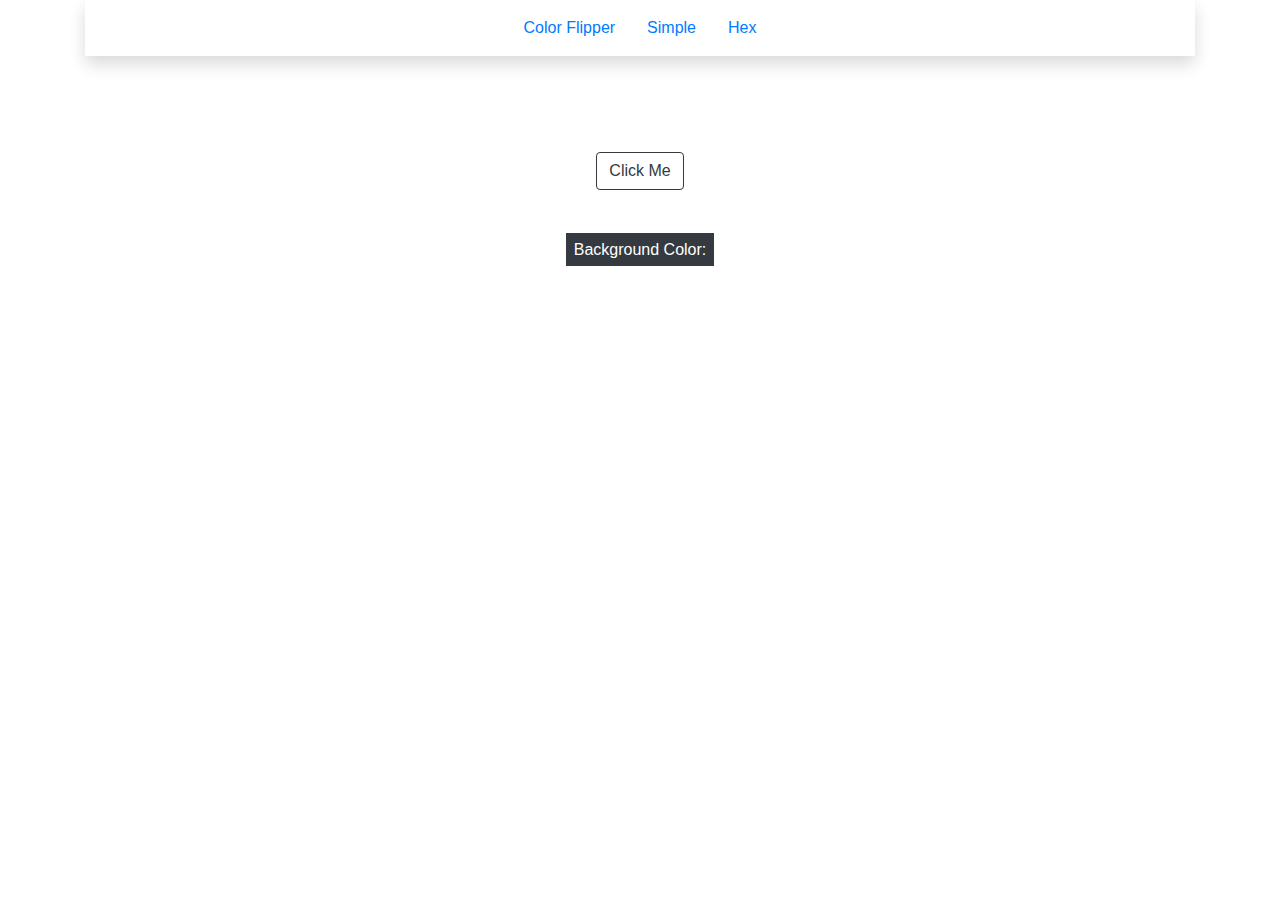
<file: colorfliper/index.html>
<!DOCTYPE html>
<html lang="en">
<head>
    <meta charset="UTF-8">
    <meta http-equiv="X-UA-Compatible" content="IE=edge">
    <meta name="viewport" content="width=device-width, initial-scale=1.0">
    <title>Color Flipper||SIMPLE</title>
    <link rel="stylesheet" href="./styles.css">
    <link rel="stylesheet" href="./bootstrap/dist/css/bootstrap.min.css">
    
</head>
<body class=" container ">
    <nav class="nav justify-content-center bg-white shadow p-2">
        <a class="nav-link text-left  active" href="./index.html">Color Flipper</a>
       <div class="text-right nav justify-content-center">
           <a class="nav-link " href="./index.html">Simple</a>
        <a class="nav-link" href="./hex.html">Hex</a>
       </div>
        
      </nav>

   <section class=" text-center m-5 ">
    <button name="" id="indexsimple" class="btn btn-outline-dark m-5">Click Me</button>

    <div class="text-white" ><span class="bg-dark  p-2">Background Color:<span class="colors"></span></span></div>
   </section>
    

   <footer>
    <script src="./app.js"></script>
   </footer>
</body>
</html>
</file>
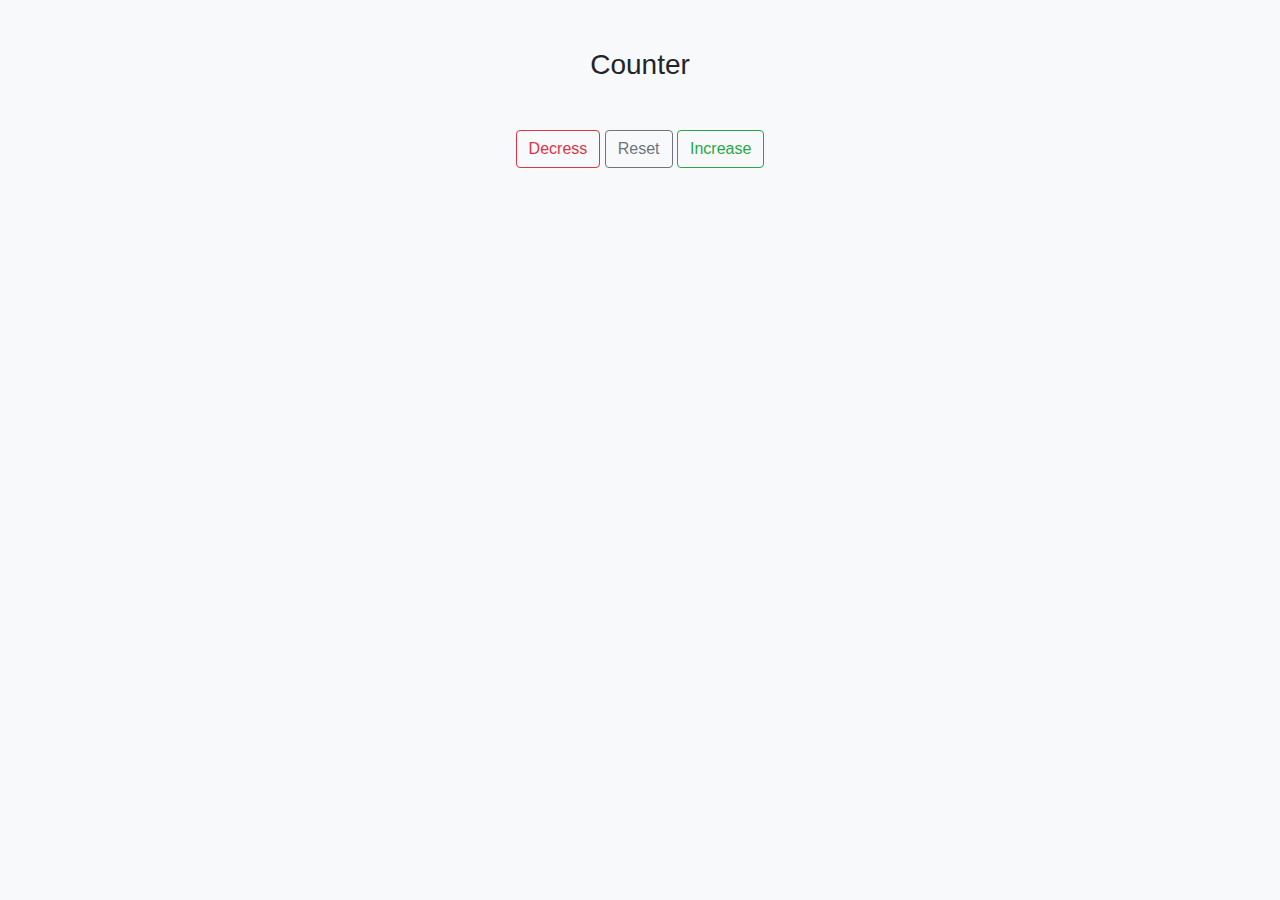
<file: counter/index.html>
<!DOCTYPE html>
<html lang="en">
<head>
    <meta charset="UTF-8">
    <meta http-equiv="X-UA-Compatible" content="IE=edge">
    <meta name="viewport" content="width=device-width, initial-scale=1.0">
    <title>Counter Application</title>
    <link rel="stylesheet" href="styles.css">
    <link rel="stylesheet" href="../colorfliper/bootstrap/dist/css/bootstrap.min.css">
</head>
<body class="container bg-light">
    <div class=" m-5 text-center ">
        <h3>Counter</h3>
        <h4 class="denger green nutral"><span id="counter"></span></h4>
    </div>
    <div class="  text-center ">
        <button id="decress" class="btn btn-outline-danger decress">Decress</button>
        <button id="reset" class="btn btn-outline-secondary reset">Reset</button>
        <button id="increase" class="btn btn-outline-success increase">Increase</button>
    </div>
    
</body>


<footer><script src="./app.js"></script></footer>
</html>
</file>
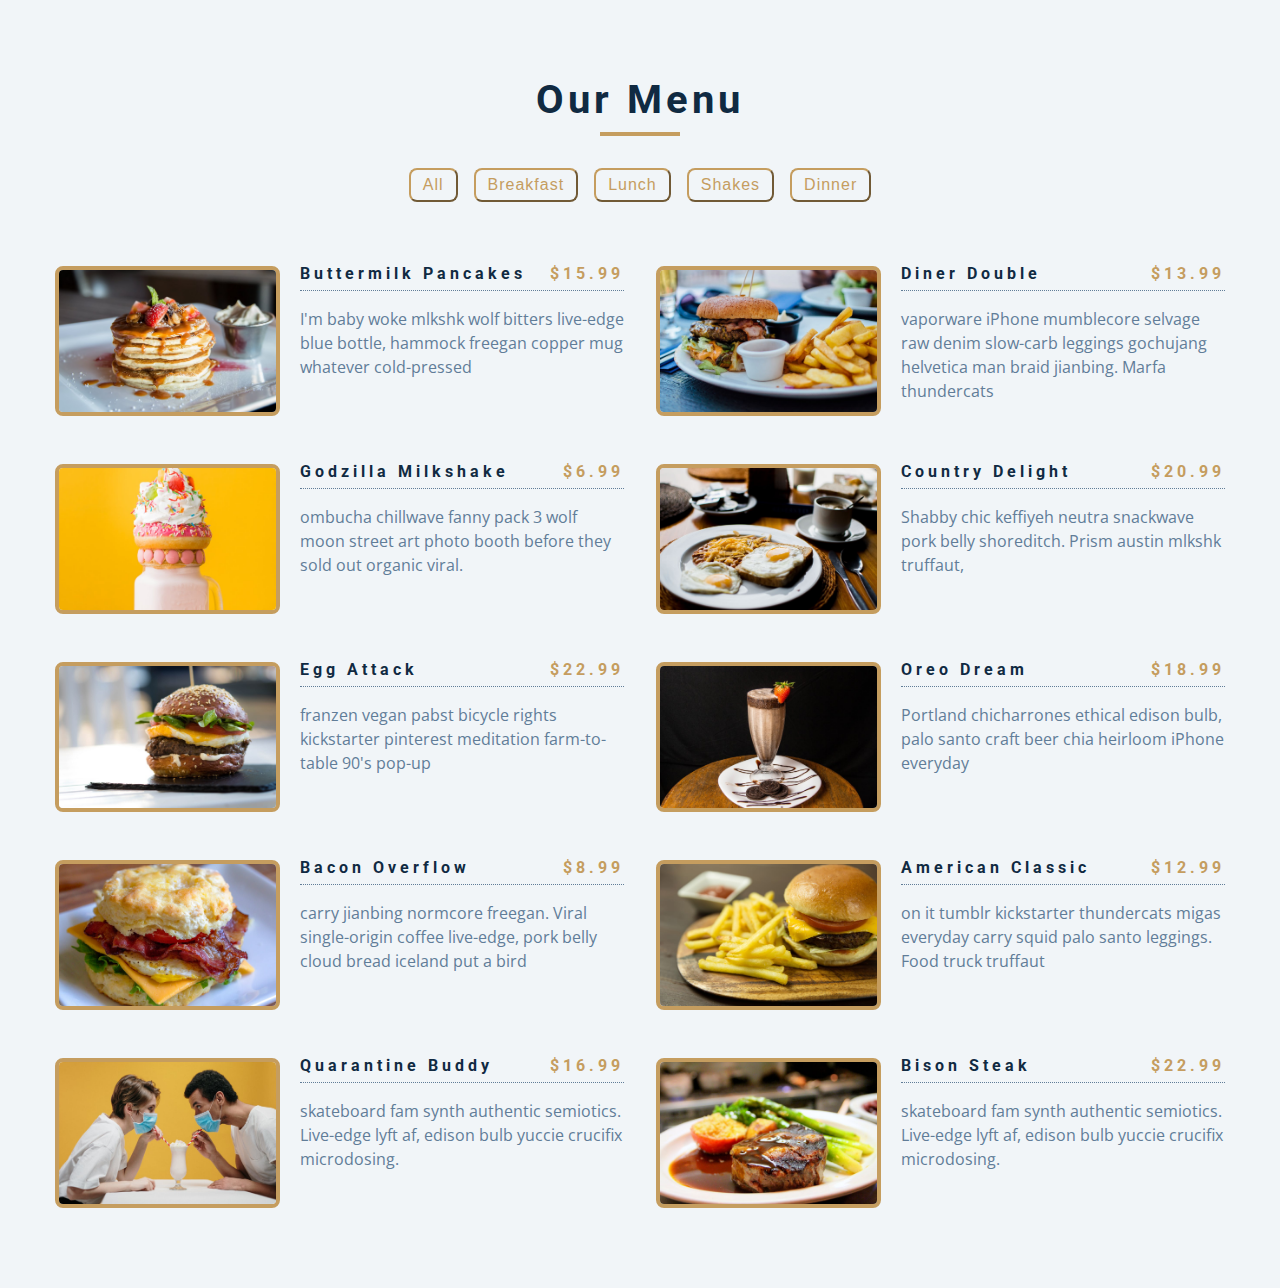
<file: MenuRecipe/index.html>
<!DOCTYPE html>
<html lang="en">
  <head>
    <meta charset="UTF-8" />
    <meta name="viewport" content="width=device-width, initial-scale=1.0" />
    <title>Menu</title>
    <!-- font-awesome -->
    <link
      rel="stylesheet"
      href="https://cdnjs.cloudflare.com/ajax/libs/font-awesome/5.14.0/css/all.min.css"
    />
    <!-- styles -->
    <link rel="stylesheet" href="style.css" />
  </head>
  <body>
    <section class="menu">
      <!-- title -->
      <div class="title">
        <h2>our menu</h2>
        <div class="underline"></div>
      </div>
      <!-- filter buttons -->
      <div class="btn-container">
         <!-- <button type="button" class="filter-btn" data-id="all">all</button>
        <button type="button" class="filter-btn" data-id="breakfast">
          breakfast
        </button>
        <button type="button" class="filter-btn" data-id="lunch">lunch</button>
        <button type="button" class="filter-btn" data-id="shakes">
          shakes
        </button>  -->
      </div>
      <!-- menu items -->
      <div class="section-center">
        <!-- single item -->
        <!-- <article class="menu-item">
          <img src="./images/item-1.jpeg" alt="menu item" class="photo" />
          <div class="item-info">
            <header>
              <h4>buttermilk pancakes</h4>
              <h4 class="price">$15</h4>
            </header>
            <p class="item-text">
              Lorem ipsum dolor sit amet consectetur adipisicing elit.
              Repudiandae, sint quam. Et reprehenderit fugiat nesciunt inventore
              laboriosam excepturi! Quo, officia.
            </p>
          </div>
        </article> -->
        <!-- end of single item -->
        
      </div>
    </section>
    <!-- javascript -->
    <script src="app.js"></script>
  </body>
</html>
</file>
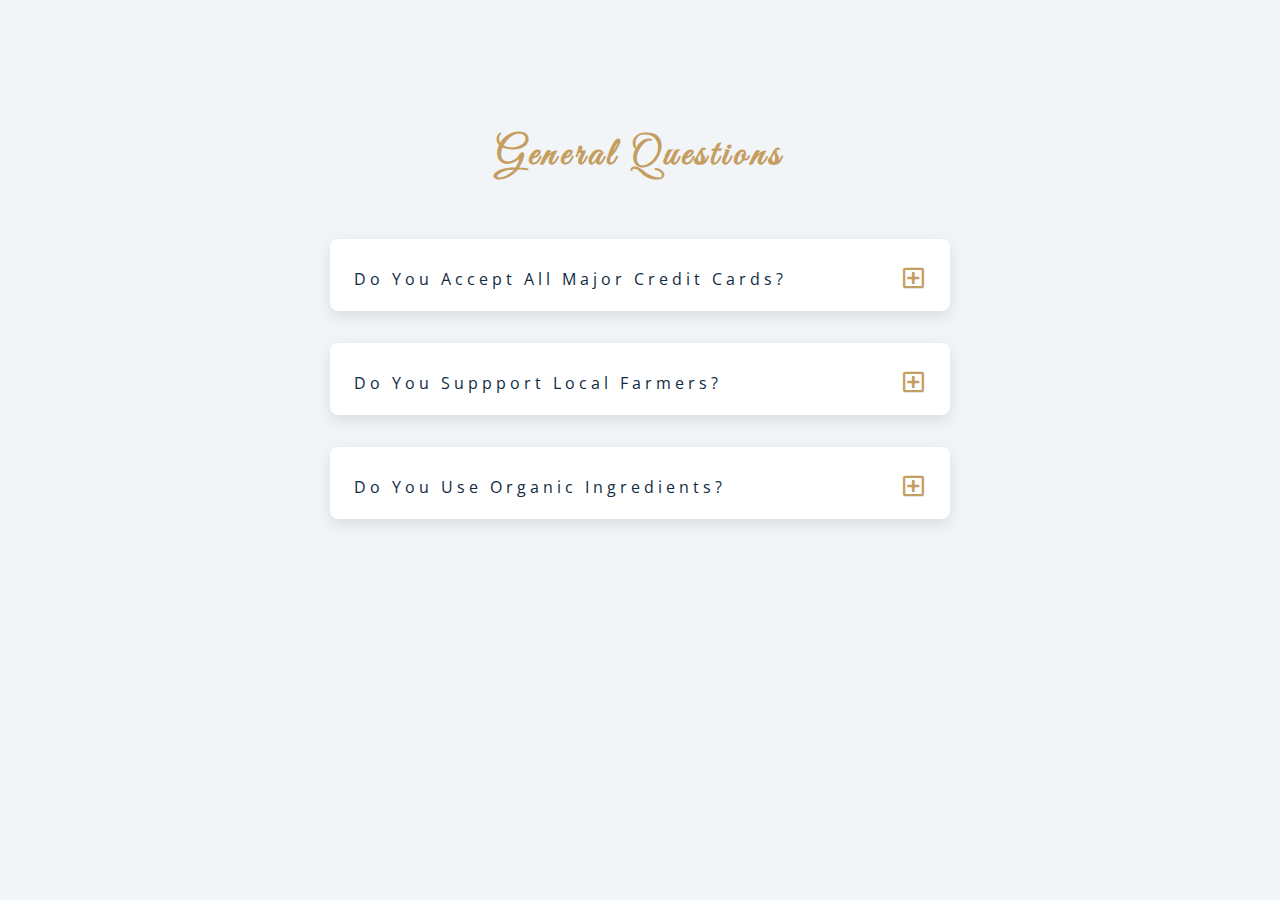
<file: questions/index.html>
<!DOCTYPE html>
<html lang="en">
  <head>
    <meta charset="UTF-8" />
    <meta name="viewport" content="width=device-width, initial-scale=1.0" />
    <title>Q & A</title>
    <!-- font-awesome -->
    <link rel="stylesheet" href="https://cdnjs.cloudflare.com/ajax/libs/font-awesome/5.14.0/css/all.min.css" />
    <!-- extra fonts -->
    <link
      href="https://fonts.googleapis.com/css?family=Great+Vibes&display=swap"
      rel="stylesheet"
    />
    <!-- styles -->
    <link rel="stylesheet" href="style.css" />
  </head>
  <body>
      <section class="questions">
        <!-- title -->
        <div class="title">
          <h2>general questions</h2>
        </div>
        <!-- questions -->
        <div class="section-center">
          <!-- single question -->
          <article class="question">
            <!-- question title -->
            <div class="question-title">
              <p>do you accept all major credit cards?</p>
              <button type="button" class="question-btn">
                <span class="plus-icon">
                  <i class="far fa-plus-square"></i>
                </span>
                <span class="minus-icon">
                  <i class="far fa-minus-square"></i>
                </span>
              </button>
            </div>
            <!-- question text -->
            <div class="question-text">
              <p>
                Lorem ipsum dolor sit amet, consectetur adipisicing elit. Est
                dolore illo dolores quia nemo doloribus quaerat, magni numquam
                repellat reprehenderit.
              </p>
            </div>
          </article>
          <!-- end of single question -->
          <!-- single question -->
          <article class="question">
            <!-- question title -->
            <div class="question-title">
              <p>do you suppport local farmers?</p>
              <button type="button" class="question-btn">
                <span class="plus-icon">
                  <i class="far fa-plus-square"></i>
                </span>
                <span class="minus-icon">
                  <i class="far fa-minus-square"></i>
                </span>
              </button>
            </div>
            <!-- question text -->
            <div class="question-text">
              <p>
                Lorem ipsum dolor sit amet, consectetur adipisicing elit. Est
                dolore illo dolores quia nemo doloribus quaerat, magni numquam
                repellat reprehenderit.
              </p>
            </div>
          </article>
          <!-- end of single question -->
          <!-- single question -->
          <article class="question">
            <!-- question title -->
            <div class="question-title">
              <p>do you use organic ingredients?</p>
              <!-- button -->
              <button type="button" class="question-btn">
                <span class="plus-icon">
                  <i class="far fa-plus-square"></i>
                </span>
                <span class="minus-icon">
                  <i class="far fa-minus-square"></i>
                </span>
              </button>
            </div>
            <!-- question text -->
            <div class="question-text">
              <p>
                Lorem ipsum dolor sit amet, consectetur adipisicing elit. Est
                dolore illo dolores quia nemo doloribus quaerat, magni numquam
                repellat reprehenderit.
              </p>
            </div>
          </article>
          <!-- end of single question -->
      </section>
    </main>
    <!-- javascript -->
    <script src="app.js"></script>
  </body>
</html>
</file>
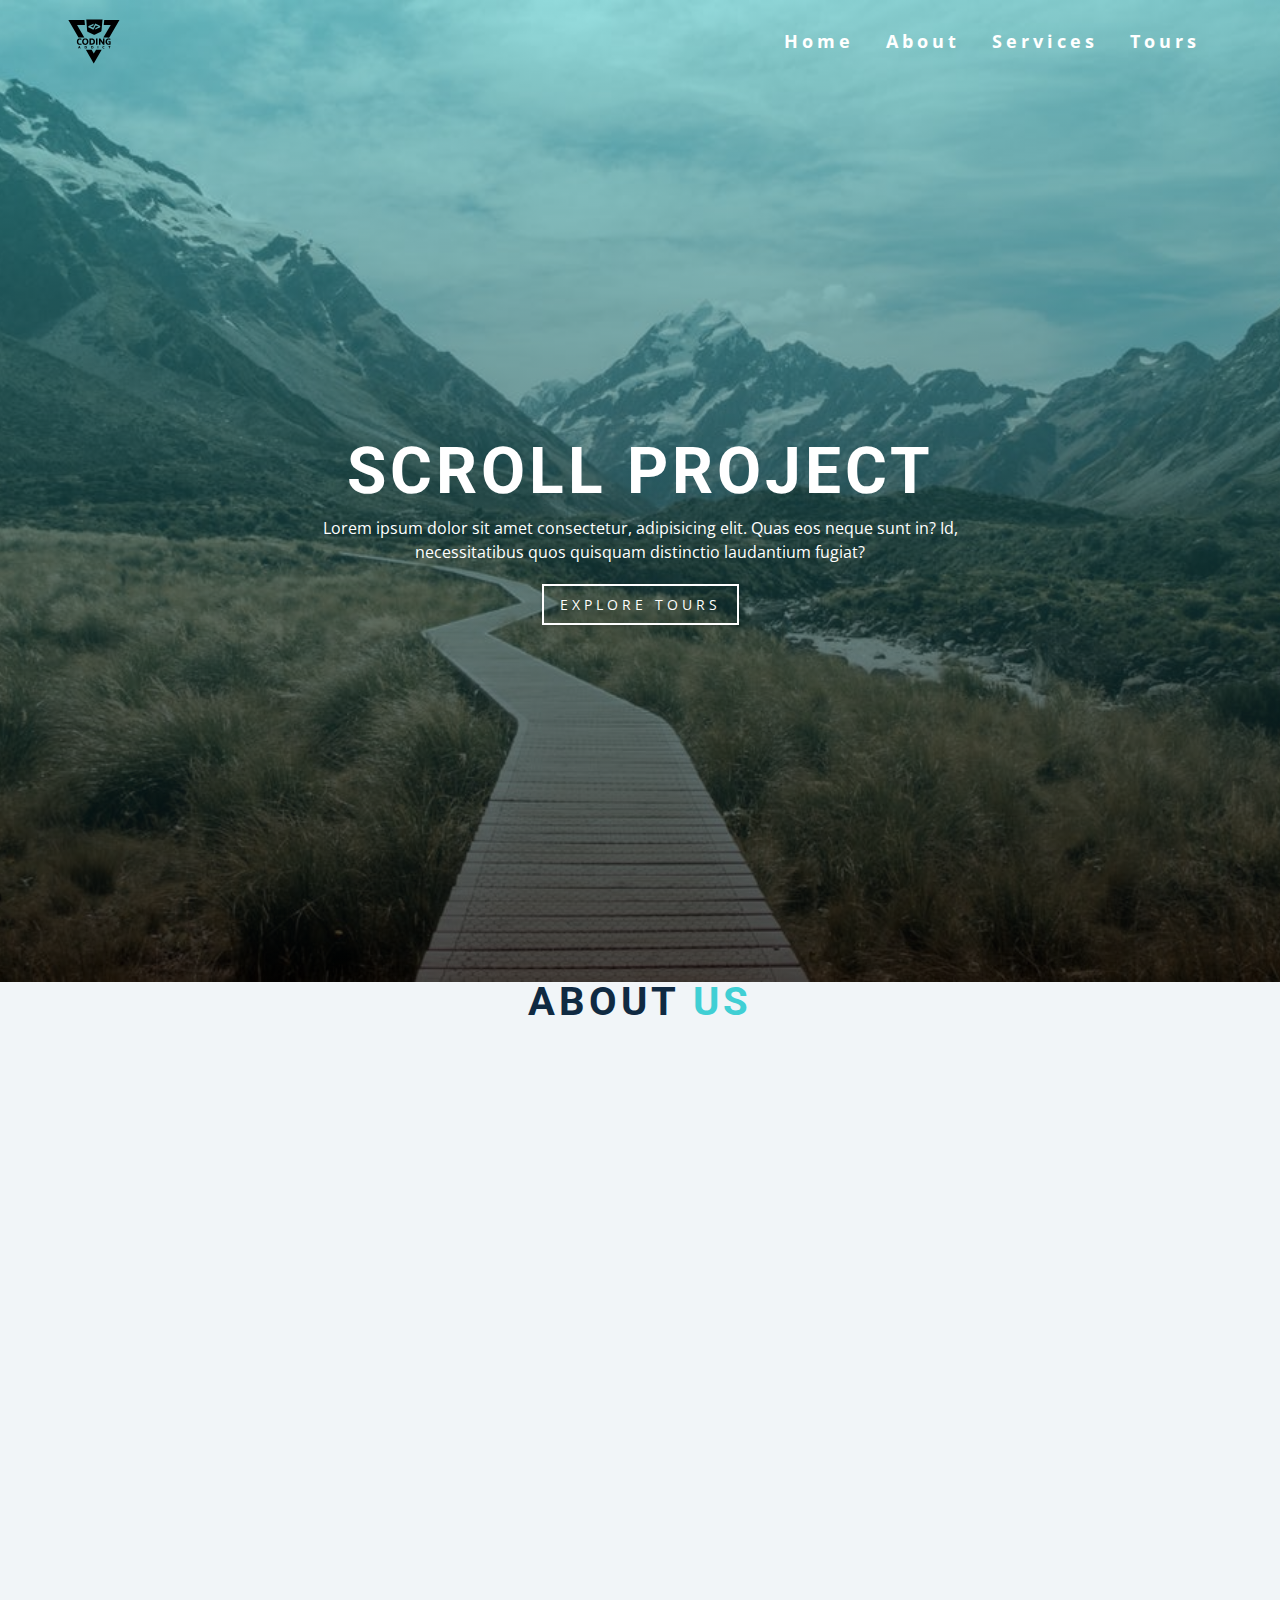
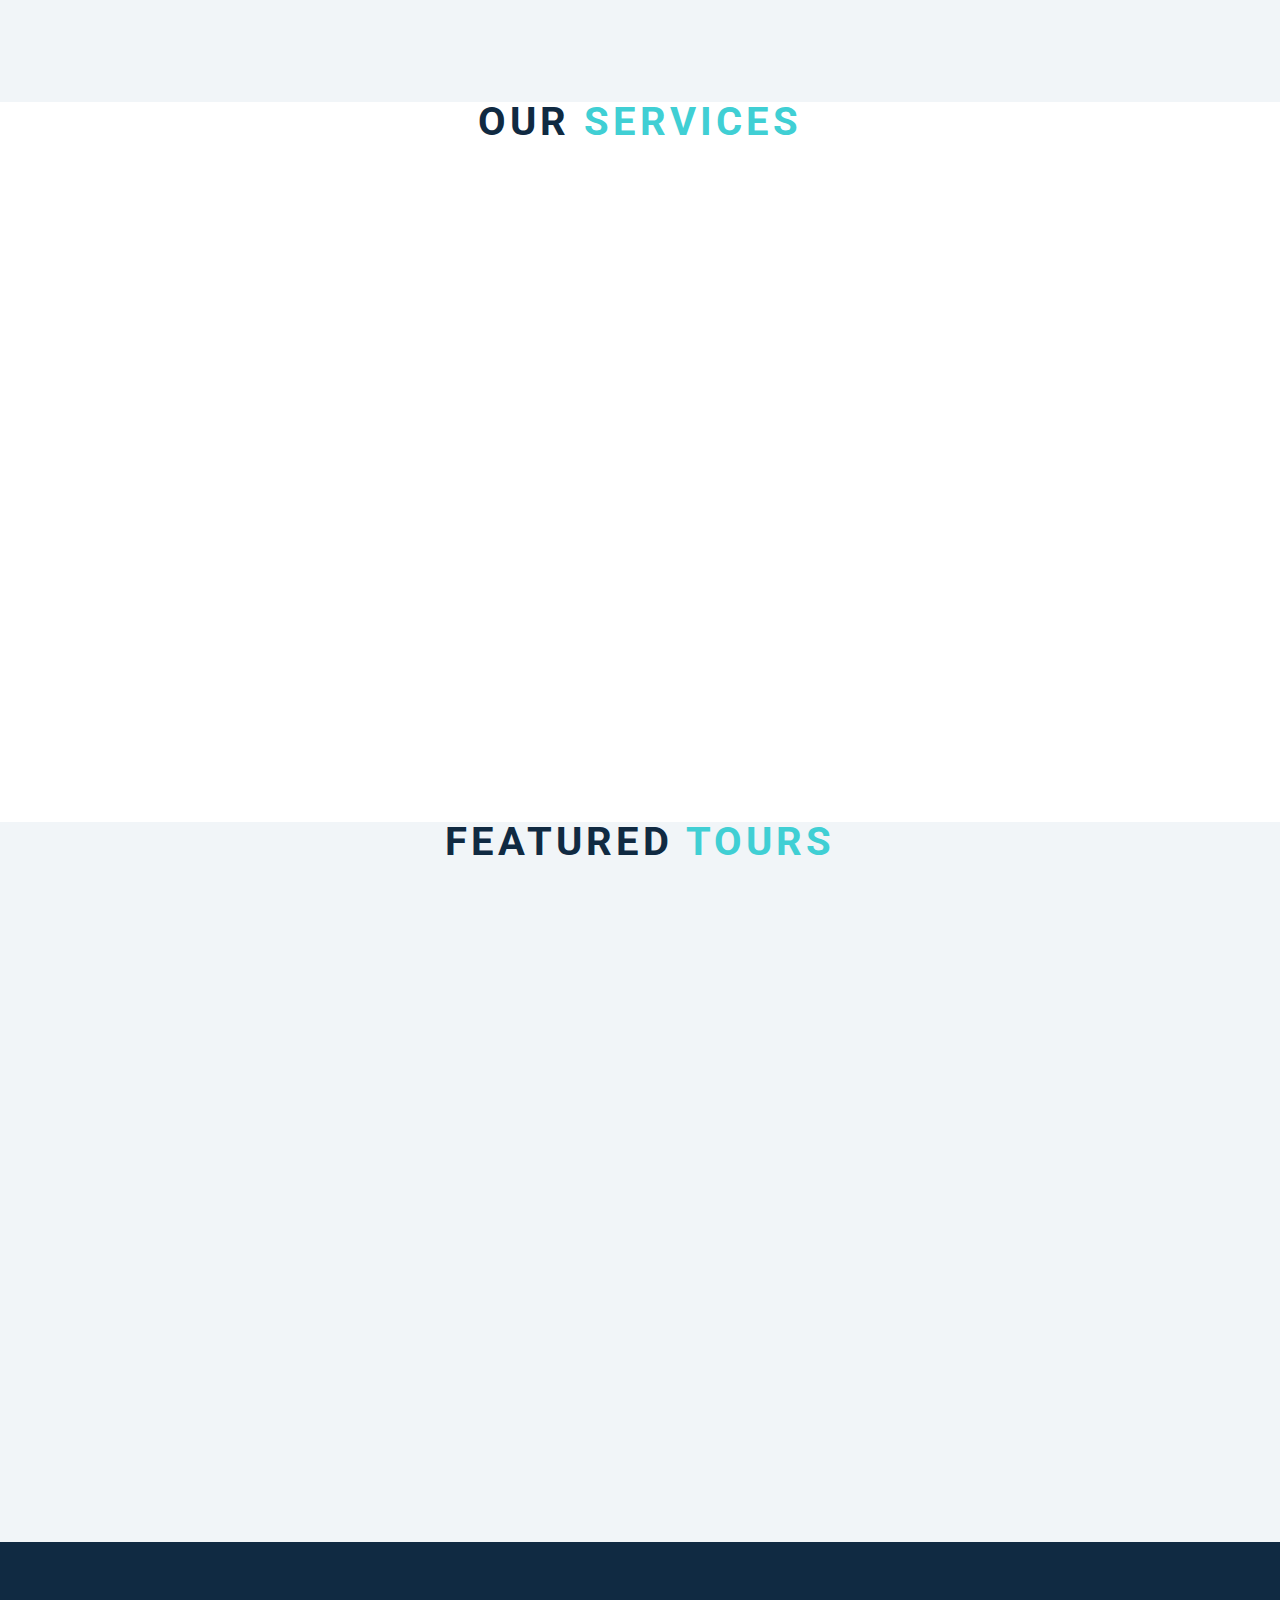
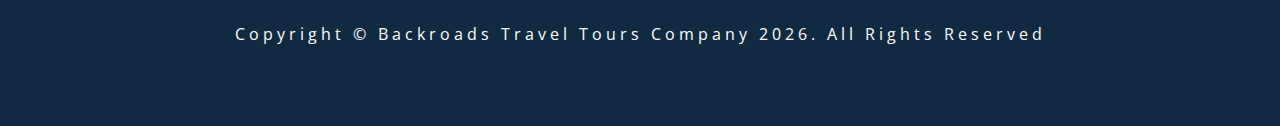
<file: scrollProject/index.html>
<!DOCTYPE html>
<html lang="en">
  <head>
    <meta charset="UTF-8" />
    <meta name="viewport" content="width=device-width, initial-scale=1.0" />
  
    <title>Scroll</title>
    <!-- font-awesome -->
    <link
      rel="stylesheet"
      href="https://cdnjs.cloudflare.com/ajax/libs/font-awesome/5.14.0/css/all.min.css"
    />
    <!-- styles -->
    <link rel="stylesheet" href="styles.css" />
  </head>
  <body>
    <header id="home">
      <!-- navbar -->
      <nav id="nav">
        <div class="nav-center">
          <!-- nav header -->
          <div class="nav-header">
            <img src="./logo.svg" class="logo" alt="logo" />
            <button class="nav-toggle">
              <i class="fas fa-bars"></i>
            </button>
          </div>
          <!-- links -->
          <div class="links-container">
            <ul class="links">
              <li>
                <a href="#home" class="scroll-link">home</a>
              </li>
              <li>
                <a href="#about" class="scroll-link">about</a>
              </li>
              <li>
                <a href="#services" class="scroll-link">services</a>
              </li>
              <li>
                <a href="#tours" class="scroll-link">tours</a>
              </li>
            </ul>
          </div>
        </div>
      </nav>
      <!-- banner -->
      <div class="banner">
        <div class="container">
          <h1>scroll project</h1>
          <p>
            Lorem ipsum dolor sit amet consectetur, adipisicing elit. Quas eos
            neque sunt in? Id, necessitatibus quos quisquam distinctio
            laudantium fugiat?
          </p>
          <a href="#tours" class="scroll-link btn btn-white">explore tours</a>
        </div>
      </div>
    </header>
    <!-- about -->
    <section id="about" class="section">
      <div class="title">
        <h2>about <span>us</span></h2>
      </div>
    </section>
    <!-- services -->
    <section id="services" class="section">
      <div class="title">
        <h2>our <span>services</span></h2>
      </div>
    </section>
    <!-- contact -->
    <section id="tours" class="section">
      <div class="title">
        <h2>featured <span>tours</span></h2>
      </div>
    </section>
    <!-- footer -->
    <footer class="section">
      <p>
        copyright &copy; backroads travel tours company
        <span id="date"></span>. all rights reserved
      </p>
    </footer>
    <a class="scroll-link top-link" href="#home">
      <i class="fas fa-arrow-up"></i>
    </a>
    <!-- javascript -->
    <script src="app.js"></script>
  </body>
</html>
</file>
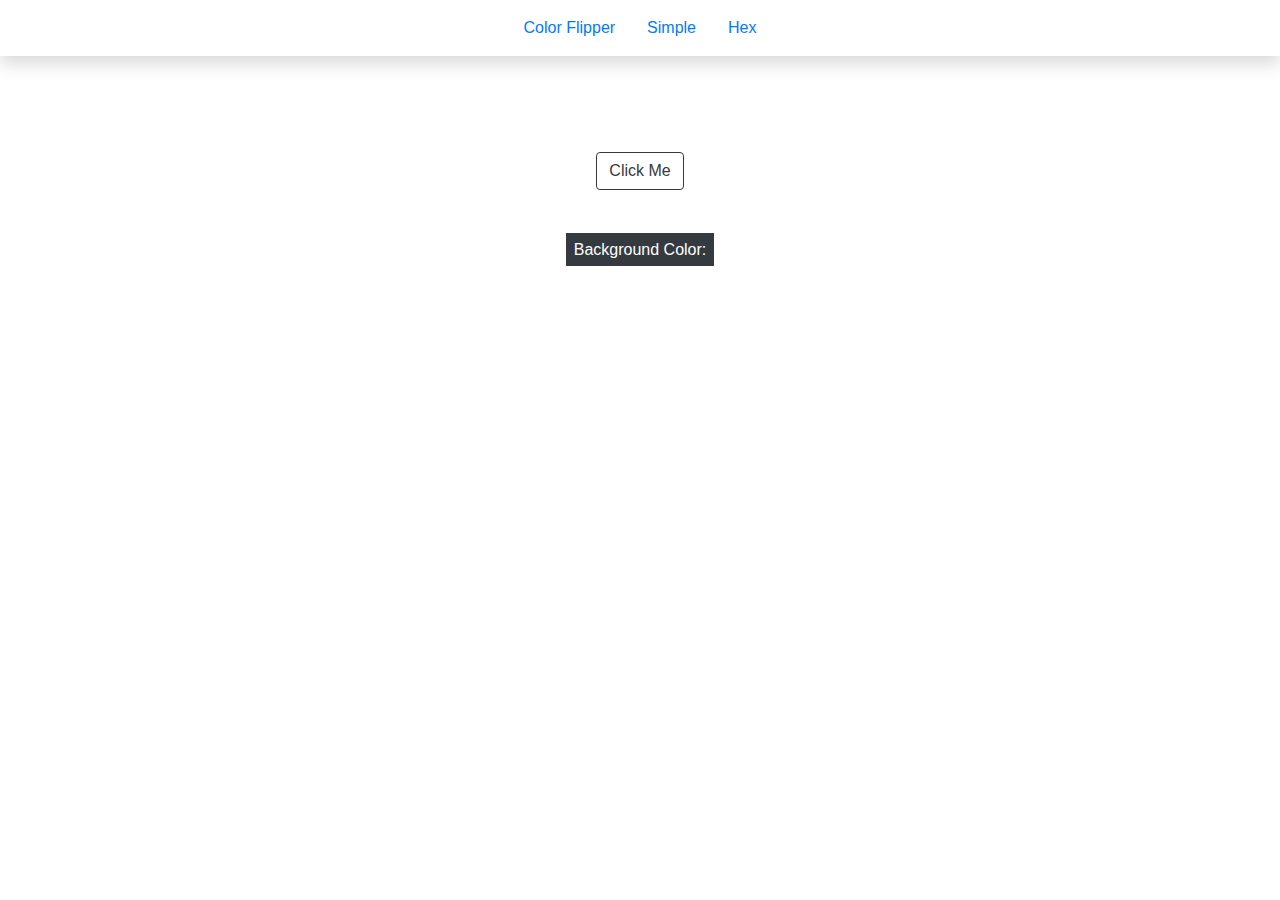
<file: colorfliper/hex.html>
<!DOCTYPE html>
<html lang="en">
<head>
    <meta charset="UTF-8">
    <meta http-equiv="X-UA-Compatible" content="IE=edge">
    <meta name="viewport" content="width=device-width, initial-scale=1.0">
    <title>Color Flipper||HEX</title>
    <link rel="stylesheet" href="./styles.css">
    <link rel="stylesheet" href="./bootstrap/dist/css/bootstrap.min.css">
   
</head>
<body >
   <nav class="nav justify-content-center bg-white shadow p-2">
     <a class="nav-link active" href="./index.html">Color Flipper</a>
    <div class="text-right nav justify-content-center">
        <a class="nav-link active " href="./index.html">Simple</a>
     <a class="nav-link active" href="./hex.html">Hex</a>
    </div>
     
   </nav>

   <section class=" text-center m-5 ">
    <button type="button" name="" id="indexhex" class="btn btn-outline-dark m-5">Click Me</button>

    <div class="text-white" ><span class="bg-dark  p-2">Background Color: <span class="colors"></span></span></div>
   </section>
    

   <footer>
    <script src="./hex.js"></script>
   </footer>
</body>
</html>
</file>
<file: colorfliper/styles.css>
body{
    background-color: aliceblue;
}
</file>
<file: MenuRecipe/style.css>
/*
=============== 
Fonts
===============
*/
@import url("https://fonts.googleapis.com/css?family=Open+Sans|Roboto:400,700&display=swap");

/*
=============== 
Variables
===============
*/

:root {
  /* dark shades of primary color*/
  --clr-primary-1: hsl(205, 86%, 17%);
  --clr-primary-2: hsl(205, 77%, 27%);
  --clr-primary-3: hsl(205, 72%, 37%);
  --clr-primary-4: hsl(205, 63%, 48%);
  /* primary/main color */
  --clr-primary-5: #49a6e9;
  /* lighter shades of primary color */
  --clr-primary-6: hsl(205, 89%, 70%);
  --clr-primary-7: hsl(205, 90%, 76%);
  --clr-primary-8: hsl(205, 86%, 81%);
  --clr-primary-9: hsl(205, 90%, 88%);
  --clr-primary-10: hsl(205, 100%, 96%);
  /* darkest grey - used for headings */
  --clr-grey-1: hsl(209, 61%, 16%);
  --clr-grey-2: hsl(211, 39%, 23%);
  --clr-grey-3: hsl(209, 34%, 30%);
  --clr-grey-4: hsl(209, 28%, 39%);
  /* grey used for paragraphs */
  --clr-grey-5: hsl(210, 22%, 49%);
  --clr-grey-6: hsl(209, 23%, 60%);
  --clr-grey-7: hsl(211, 27%, 70%);
  --clr-grey-8: hsl(210, 31%, 80%);
  --clr-grey-9: hsl(212, 33%, 89%);
  --clr-grey-10: hsl(210, 36%, 96%);
  --clr-white: #fff;
  --clr-red-dark: hsl(360, 67%, 44%);
  --clr-red-light: hsl(360, 71%, 66%);
  --clr-green-dark: hsl(125, 67%, 44%);
  --clr-green-light: hsl(125, 71%, 66%);
  --clr-gold: #c59d5f;
  --clr-black: #222;
  --ff-primary: "Roboto", sans-serif;
  --ff-secondary: "Open Sans", sans-serif;
  --transition: all 0.3s linear;
  --spacing: 0.25rem;
  --radius: 0.5rem;
  --light-shadow: 0 5px 15px rgba(0, 0, 0, 0.1);
  --dark-shadow: 0 5px 15px rgba(0, 0, 0, 0.2);
  --max-width: 1170px;
  --fixed-width: 620px;
}
/*
=============== 
Global Styles
===============
*/

*,
::after,
::before {
  margin: 0;
  padding: 0;
  box-sizing: border-box;
}
body {
  font-family: var(--ff-secondary);
  background: var(--clr-grey-10);
  color: var(--clr-grey-1);
  line-height: 1.5;
  font-size: 0.875rem;
}
ul {
  list-style-type: none;
}
a {
  text-decoration: none;
}
img:not(.logo) {
  width: 100%;
}
img {
  display: block;
}

h1,
h2,
h3,
h4 {
  letter-spacing: var(--spacing);
  text-transform: capitalize;
  line-height: 1.25;
  margin-bottom: 0.75rem;
  font-family: var(--ff-primary);
}
h1 {
  font-size: 3rem;
}
h2 {
  font-size: 2rem;
}
h3 {
  font-size: 1.25rem;
}
h4 {
  font-size: 0.875rem;
}
p {
  margin-bottom: 1.25rem;
  color: var(--clr-grey-5);
}
@media screen and (min-width: 800px) {
  h1 {
    font-size: 4rem;
  }
  h2 {
    font-size: 2.5rem;
  }
  h3 {
    font-size: 1.75rem;
  }
  h4 {
    font-size: 1rem;
  }
  body {
    font-size: 1rem;
  }
  h1,
  h2,
  h3,
  h4 {
    line-height: 1;
  }
}
/*  global classes */

.btn {
  text-transform: uppercase;
  background: transparent;
  color: var(--clr-black);
  padding: 0.375rem 0.75rem;
  letter-spacing: var(--spacing);
  display: inline-block;
  transition: var(--transition);
  font-size: 0.875rem;
  border: 2px solid var(--clr-black);
  cursor: pointer;
  box-shadow: 0 1px 3px rgba(0, 0, 0, 0.2);
  border-radius: var(--radius);
}
.btn:hover {
  color: var(--clr-white);
  background: var(--clr-black);
}
/* section */
.section {
  padding: 5rem 0;
}

main {
  min-height: 100vh;
  display: grid;
  place-items: center;
}
/*
=============== 
Menu
===============
*/

.menu {
  padding: 5rem 0;
}
.title {
  text-align: center;
  margin-bottom: 2rem;
}
.underline {
  width: 5rem;
  height: 0.25rem;
  background: var(--clr-gold);
  margin-left: auto;
  margin-right: auto;
}
.btn-container {
  margin-bottom: 4rem;
  display: flex;
  justify-content: center;
}
.filter-btn {
  background: transparent;
  border-color: var(--clr-gold);
  font-size: 1rem;
  text-transform: capitalize;
  margin: 0 0.5rem;
  letter-spacing: 1px;
  border-radius: var(--radius);
  padding: 0.375rem 0.75rem;
  color: var(--clr-gold);
  cursor: pointer;
  transition: var(--transition);
}
.filter-btn:hover {
  background: var(--clr-gold);
  color: var(--clr-white);
}
.section-center {
  width: 90vw;
  margin: 0 auto;
  max-width: 1170px;
  display: grid;
  gap: 3rem 2rem;
  justify-items: center;
}
.menu-item {
  display: grid;
  gap: 1rem 2rem;
  max-width: 25rem;
}
.photo {
  object-fit: cover;
  height: 200px;
  border: 0.25rem solid var(--clr-gold);
  border-radius: var(--radius);
}
.item-info header {
  display: flex;
  justify-content: space-between;
  border-bottom: 0.5px dotted var(--clr-grey-5);
}
.item-info h4 {
  margin-bottom: 0.5rem;
}
.price {
  color: var(--clr-gold);
}
.item-text {
  margin-bottom: 0;
  padding-top: 1rem;
}

@media screen and (min-width: 768px) {
  .menu-item {
    grid-template-columns: 225px 1fr;
    gap: 0 1.25rem;
    max-width: 40rem;
  }
  .photo {
    height: 175px;
  }
}
@media screen and (min-width: 1200px) {
  .section-center {
    width: 95vw;
    grid-template-columns: 1fr 1fr;
  }
  .photo {
    height: 150px;
  }
}
</file>
<file: questions/style.css>
/*
=============== 
Fonts
===============
*/
@import url("https://fonts.googleapis.com/css?family=Open+Sans|Roboto:400,700&display=swap");

/*
=============== 
Variables
===============
*/

:root {
  /* dark shades of primary color*/
  --clr-primary-1: hsl(205, 86%, 17%);
  --clr-primary-2: hsl(205, 77%, 27%);
  --clr-primary-3: hsl(205, 72%, 37%);
  --clr-primary-4: hsl(205, 63%, 48%);
  /* primary/main color */
  --clr-primary-5: #49a6e9;
  /* lighter shades of primary color */
  --clr-primary-6: hsl(205, 89%, 70%);
  --clr-primary-7: hsl(205, 90%, 76%);
  --clr-primary-8: hsl(205, 86%, 81%);
  --clr-primary-9: hsl(205, 90%, 88%);
  --clr-primary-10: hsl(205, 100%, 96%);
  /* darkest grey - used for headings */
  --clr-grey-1: hsl(209, 61%, 16%);
  --clr-grey-2: hsl(211, 39%, 23%);
  --clr-grey-3: hsl(209, 34%, 30%);
  --clr-grey-4: hsl(209, 28%, 39%);
  /* grey used for paragraphs */
  --clr-grey-5: hsl(210, 22%, 49%);
  --clr-grey-6: hsl(209, 23%, 60%);
  --clr-grey-7: hsl(211, 27%, 70%);
  --clr-grey-8: hsl(210, 31%, 80%);
  --clr-grey-9: hsl(212, 33%, 89%);
  --clr-grey-10: hsl(210, 36%, 96%);
  --clr-white: #fff;
  --clr-red-dark: hsl(360, 67%, 44%);
  --clr-red-light: hsl(360, 71%, 66%);
  --clr-green-dark: hsl(125, 67%, 44%);
  --clr-green-light: hsl(125, 71%, 66%);
  --clr-gold: #c59d5f;
  --clr-black: #222;
  --ff-primary: "Roboto", sans-serif;
  --ff-secondary: "Open Sans", sans-serif;
  --transition: all 0.3s linear;
  --spacing: 0.25rem;
  --radius: 0.5rem;
  --light-shadow: 0 5px 15px rgba(0, 0, 0, 0.1);
  --dark-shadow: 0 5px 15px rgba(0, 0, 0, 0.2);
  --max-width: 1170px;
  --fixed-width: 620px;
}
/*
=============== 
Global Styles
===============
*/

*,
::after,
::before {
  margin: 0;
  padding: 0;
  box-sizing: border-box;
}
body {
  font-family: var(--ff-secondary);
  background: var(--clr-grey-10);
  color: var(--clr-grey-1);
  line-height: 1.5;
  font-size: 0.875rem;
}
ul {
  list-style-type: none;
}
a {
  text-decoration: none;
}
img:not(.logo) {
  width: 100%;
}
img {
  display: block;
}

h1,
h2,
h3,
h4 {
  letter-spacing: var(--spacing);
  text-transform: capitalize;
  line-height: 1.25;
  margin-bottom: 0.75rem;
  font-family: var(--ff-primary);
}
h1 {
  font-size: 3rem;
}
h2 {
  font-size: 2rem;
}
h3 {
  font-size: 1.25rem;
}
h4 {
  font-size: 0.875rem;
}
p {
  margin-bottom: 1.25rem;
  color: var(--clr-grey-5);
}
@media screen and (min-width: 800px) {
  h1 {
    font-size: 4rem;
  }
  h2 {
    font-size: 2.5rem;
  }
  h3 {
    font-size: 1.75rem;
  }
  h4 {
    font-size: 1rem;
  }
  body {
    font-size: 1rem;
  }
  h1,
  h2,
  h3,
  h4 {
    line-height: 1;
  }
}
/*  global classes */

.btn {
  text-transform: uppercase;
  background: transparent;
  color: var(--clr-black);
  padding: 0.375rem 0.75rem;
  letter-spacing: var(--spacing);
  display: inline-block;
  transition: var(--transition);
  font-size: 0.875rem;
  border: 2px solid var(--clr-black);
  cursor: pointer;
  box-shadow: 0 1px 3px rgba(0, 0, 0, 0.2);
  border-radius: var(--radius);
}
.btn:hover {
  color: var(--clr-white);
  background: var(--clr-black);
}
/* section */
.section {
  padding: 5rem 0;
}

.section-center {
  width: 90vw;
  margin: 0 auto;
  max-width: 1170px;
}
@media screen and (min-width: 992px) {
  .section-center {
    width: 95vw;
  }
}
main {
  min-height: 100vh;
  display: grid;
  place-items: center;
}
/*
=============== 
Questions
===============
*/
.title {
  margin-top: 15vh;
  margin-bottom: 4rem;
}
.title h2 {
  color: var(--clr-gold);
  font-family: "Great Vibes", cursive;
  text-align: center;
}
.section-center {
  max-width: var(--fixed-width);
}
.question {
  background: var(--clr-white);
  border-radius: var(--radius);
  box-shadow: var(--light-shadow);
  padding: 1.5rem 1.5rem 0 1.5rem;
  margin-bottom: 2rem;
}
.question-title {
  display: flex;
  justify-content: space-between;
  align-items: center;
  text-transform: capitalize;
  padding-bottom: 1rem;
}

.question-title p {
  margin-bottom: 0;
  letter-spacing: var(--spacing);
  color: var(--clr-grey-1);
}
.question-btn {
  font-size: 1.5rem;
  background: transparent;
  border-color: transparent;
  cursor: pointer;
  color: var(--clr-gold);
  transition: var(--transition);
}
.question-btn:hover {
  transform: rotate(90deg);
}
.question-text {
  padding: 1rem 0 1.5rem 0;
  border-top: 1px solid rgba(0, 0, 0, 0.2);
}
.question-text p {
  margin-bottom: 0;
}
/* hide text */
.question-text {
  display: none;
}
.show-text .question-text {
  display: block;
}
.minus-icon {
  display: none;
}
.show-text .minus-icon {
  display: inline;
}
.show-text .plus-icon {
  display: none;
}
</file>
<file: scrollProject/styles.css>
/*
=============== 
Fonts
===============
*/
@import url("https://fonts.googleapis.com/css?family=Open+Sans|Roboto:400,700&display=swap");

/*
=============== 
Variables
===============
*/

:root {
  /* dark shades of primary color*/
  --clr-primary-1: hsl(205, 86%, 17%);
  --clr-primary-2: hsl(205, 77%, 27%);
  --clr-primary-3: hsl(205, 72%, 37%);
  --clr-primary-4: hsl(205, 63%, 48%);
  /* primary/main color */
  --clr-primary-5: #49a6e9;
  /* lighter shades of primary color */
  --clr-primary-6: hsl(205, 89%, 70%);
  --clr-primary-7: hsl(205, 90%, 76%);
  --clr-primary-8: hsl(205, 86%, 81%);
  --clr-primary-9: hsl(205, 90%, 88%);
  --clr-primary-10: hsl(205, 100%, 96%);
  /* darkest grey - used for headings */
  --clr-grey-1: hsl(209, 61%, 16%);
  --clr-grey-2: hsl(211, 39%, 23%);
  --clr-grey-3: hsl(209, 34%, 30%);
  --clr-grey-4: hsl(209, 28%, 39%);
  /* grey used for paragraphs */
  --clr-grey-5: hsl(210, 22%, 49%);
  --clr-grey-6: hsl(209, 23%, 60%);
  --clr-grey-7: hsl(211, 27%, 70%);
  --clr-grey-8: hsl(210, 31%, 80%);
  --clr-grey-9: hsl(212, 33%, 89%);
  --clr-grey-10: hsl(210, 36%, 96%);
  --clr-white: #fff;
  --clr-red-dark: hsl(360, 67%, 44%);
  --clr-red-light: hsl(360, 71%, 66%);
  --clr-green-dark: hsl(125, 67%, 44%);
  --clr-green-light: hsl(125, 71%, 66%);
  --clr-secondary: hsla(182, 63%, 54%);
  --clr-black: #222;
  --ff-primary: "Roboto", sans-serif;
  --ff-secondary: "Open Sans", sans-serif;
  --transition: all 0.3s linear;
  --spacing: 0.25rem;
  --radius: 0.5rem;
  --light-shadow: 0 5px 15px rgba(0, 0, 0, 0.1);
  --dark-shadow: 0 5px 15px rgba(0, 0, 0, 0.2);
  --max-width: 1170px;
  --fixed-width: 620px;
}
/*
=============== 
Global Styles
===============
*/
html {
  scroll-behavior: smooth;
}
*,
::after,
::before {
  margin: 0;
  padding: 0;
  box-sizing: border-box;
}
body {
  font-family: var(--ff-secondary);
  background: var(--clr-grey-10);
  color: var(--clr-grey-1);
  line-height: 1.5;
  font-size: 0.875rem;
}
ul {
  list-style-type: none;
}
a {
  text-decoration: none;
}
img:not(.logo) {
  width: 100%;
}
img {
  display: block;
}

h1,
h2,
h3,
h4 {
  letter-spacing: var(--spacing);
  text-transform: capitalize;
  line-height: 1.25;
  margin-bottom: 0.75rem;
  font-family: var(--ff-primary);
}
h1 {
  font-size: 3rem;
}
h2 {
  font-size: 2rem;
}
h3 {
  font-size: 1.25rem;
}
h4 {
  font-size: 0.875rem;
}
p {
  margin-bottom: 1.25rem;
  color: var(--clr-grey-5);
}
@media screen and (min-width: 800px) {
  h1 {
    font-size: 4rem;
  }
  h2 {
    font-size: 2.5rem;
  }
  h3 {
    font-size: 1.75rem;
  }
  h4 {
    font-size: 1rem;
  }
  body {
    font-size: 1rem;
  }
  h1,
  h2,
  h3,
  h4 {
    line-height: 1;
  }
}
/*  global classes */

.btn {
  text-transform: uppercase;
  background: transparent;
  color: var(--clr-black);
  padding: 0.375rem 0.75rem;
  letter-spacing: var(--spacing);
  display: inline-block;
  transition: var(--transition);
  font-size: 0.875rem;
  border: 2px solid var(--clr-black);
  cursor: pointer;
  box-shadow: 0 1px 3px rgba(0, 0, 0, 0.2);
  border-radius: var(--radius);
}
.btn:hover {
  color: var(--clr-white);
  background: var(--clr-black);
}
.btn-white {
  color: var(--clr-white);
  border-color: var(--clr-white);
  border-radius: 0;
  padding: 0.5rem 1rem;
}
.btn:hover {
  background: var(--clr-white);
  color: var(--clr-secondary);
}
/* section */
.section {
  padding-bottom: 5rem;
}

.section-center {
  width: 90vw;
  margin: 0 auto;
  max-width: 1170px;
}
@media screen and (min-width: 992px) {
  .section-center {
    width: 95vw;
  }
}
main {
  min-height: 100vh;
  display: grid;
  place-items: center;
}
/*
=============== 
Scroll
===============
*/
/* navbar */
nav {
  background: var(--clr-white);
  padding: 1rem 1.5rem;
}
/* fixed nav */
.fixed-nav {
  position: fixed;
  top: 0;
  left: 0;
  width: 100%;
  background: var(--clr-white);
  box-shadow: var(--light-shadow);
}
.fixed-nav .links a {
  color: var(--clr-grey-1);
}
.fixed-nav .links a:hover {
  color: var(--clr-secondary);
}
/* .fixed-nav .links-container {
  height: auto !important;
} */
.nav-header {
  display: flex;
  align-items: center;
  justify-content: space-between;
}
.nav-toggle {
  font-size: 1.5rem;
  color: var(--clr-grey-1);
  background: transparent;
  border-color: transparent;
  transition: var(--transition);
  cursor: pointer;
}
.nav-toggle:hover {
  color: var(--clr-secondary);
}
.logo {
  height: 50px;
}
.links-container {
  height: 0;
  overflow: hidden;
  transition: var(--transition);
}
.show-links {
  height: 200px;
}
.links a {
  background: var(--clr-white);
  color: var(--clr-grey-5);
  font-size: 1.1rem;
  text-transform: capitalize;
  letter-spacing: var(--spacing);
  display: block;
  transition: var(--transition);
  font-weight: bold;
  padding: 0.75rem 0;
}
.links a:hover {
  color: var(--clr-grey-1);
}
@media screen and (min-width: 800px) {
  nav {
    background: transparent;
  }
  .nav-center {
    width: 90vw;
    max-width: 1170px;
    margin: 0 auto;
    display: flex;
    align-items: center;
    justify-content: space-between;
  }
  .nav-header {
    padding: 0;
  }
  .nav-toggle {
    display: none;
  }
  .links-container {
    height: auto !important;
  }
  .links {
    display: flex;
  }
  .links a {
    background: transparent;
    color: var(--clr-white);
    font-size: 1.1rem;
    text-transform: capitalize;
    letter-spacing: var(--spacing);
    display: block;
    transition: var(--transition);
    margin: 0 1rem;
    font-weight: bold;
    padding: 0;
  }
  .links a:hover {
    color: var(--clr-white);
  }
}
/* hero */
header {
  min-height: 100vh;
  background: linear-gradient(rgba(63, 208, 212, 0.5), rgba(0, 0, 0, 0.7)),
    url(./hero-bcg.jpeg) center/cover no-repeat;
}
.banner {
  min-height: 100vh;
  display: grid;
  place-items: center;
  text-align: center;
}
.container h1 {
  color: var(--clr-white);
  text-transform: uppercase;
}
.container p {
  color: var(--clr-white);
  max-width: 25rem;
  margin: 0 auto;
  margin-bottom: 1.25rem;
}
@media screen and (min-width: 768px) {
  .container p {
    max-width: 40rem;
  }
}
/* sections and title */
.title h2 {
  text-align: center;
  text-transform: uppercase;
}
.title span {
  color: var(--clr-secondary);
}
#about,
#services,
#tours {
  height: 80vh;
}
#services {
  background: var(--clr-white);
}
footer {
  background: var(--clr-grey-1);
  padding: 5rem 1rem;
}
footer p {
  color: var(--clr-white);
  text-align: center;
  text-transform: capitalize;
  letter-spacing: var(--spacing);
  margin-bottom: 0;
}

.top-link {
  font-size: 1.25rem;
  position: fixed;
  bottom: 3rem;
  right: 3rem;
  background: var(--clr-secondary);
  width: 2rem;
  height: 2rem;
  display: grid;
  place-items: center;
  border-radius: var(--radius);
  color: var(--clr-white);
  animation: bounce 2s ease-in-out infinite;
  visibility: hidden;
  z-index: -100;
}
.show-link {
  visibility: visible;
  z-index: 100;
}

@keyframes bounce {
  0% {
    transform: scale(1);
  }
  50% {
    transform: scale(1.5);
  }
  100% {
    transform: scale(1);
  }
}
</file>
<file: counter/styles.css>
body{
    background-color: aliceblue;
}


@import "../colorfliper/bootstrap/dist/css/bootstrap.min.css";
</file>
